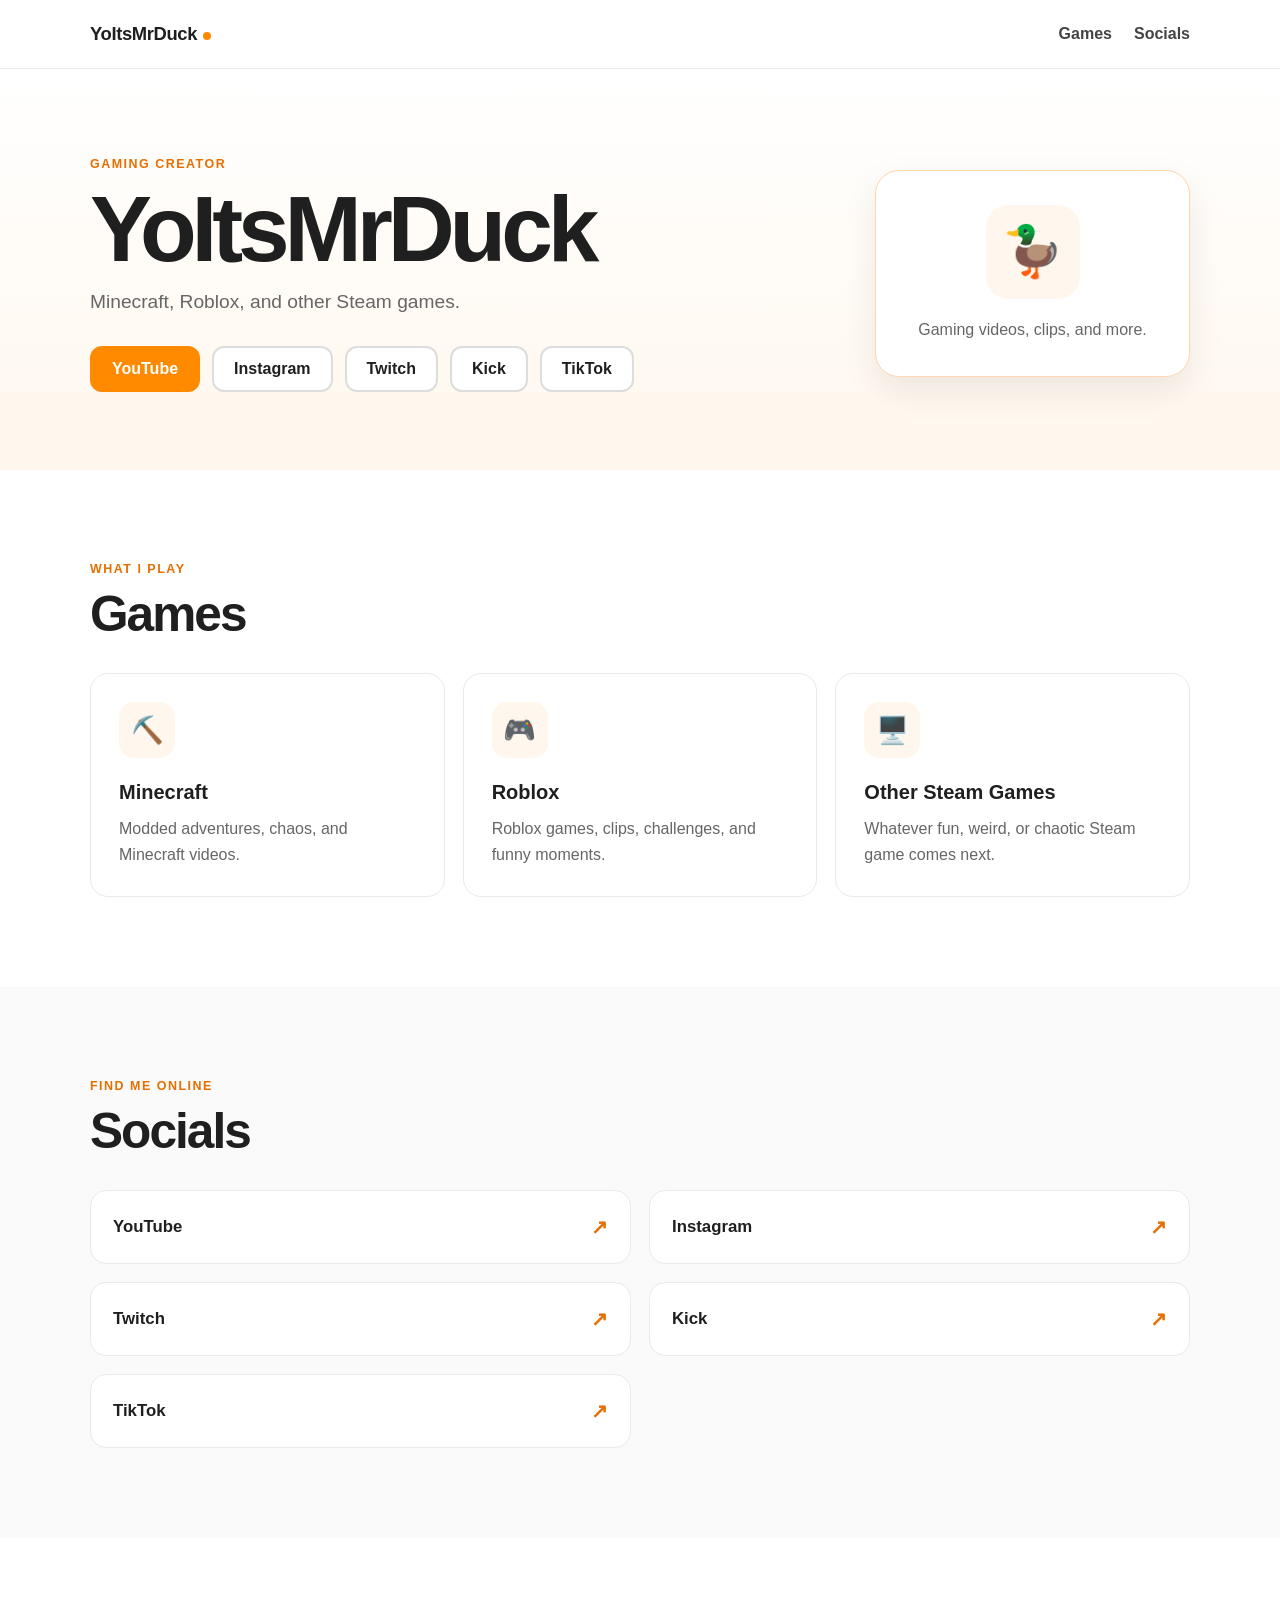
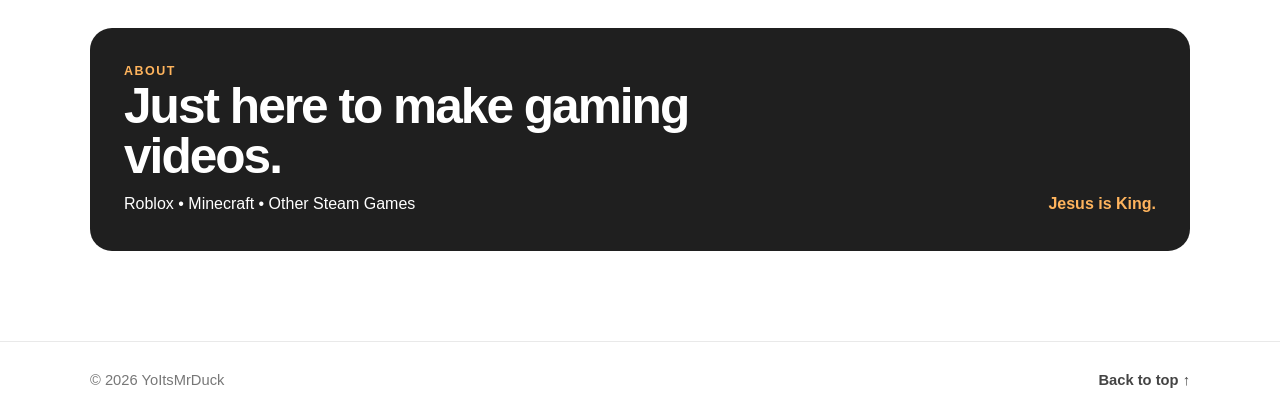
<file: index.html>
<!DOCTYPE html>
<html lang="en">
<head>
  <meta charset="UTF-8" />
  <meta name="viewport" content="width=device-width, initial-scale=1.0" />
  <meta name="description" content="YoItsMrDuck — Roblox, Minecraft, and gaming videos." />
  <title>YoItsMrDuck | Gaming Creator</title>
  <link rel="stylesheet" href="style.css" />
</head>
<body>
  <header class="site-header">
    <div class="container nav-wrap">
      <a class="brand" href="#top" aria-label="YoItsMrDuck home">YoItsMrDuck</a>
      <nav class="nav" aria-label="Main navigation">
        <a href="#games">Games</a>
        <a href="#socials">Socials</a>
      </nav>
    </div>
  </header>

  <main id="top">
    <section class="hero">
      <div class="container hero-inner">
        <div>
          <p class="eyebrow">GAMING CREATOR</p>
          <h1>YoItsMrDuck</h1>
          <p class="hero-text">Minecraft, Roblox, and other Steam games.</p>
          <div class="hero-actions">
            <a class="button button-primary" href="https://www.youtube.com/@YoItsMrDuck" target="_blank" rel="noopener">YouTube</a>
            <a class="button button-secondary" href="https://www.instagram.com/yoitsmrduck/" target="_blank" rel="noopener">Instagram</a>
            <a class="button button-secondary" href="https://www.twitch.tv/yoitsmrduckyt" target="_blank" rel="noopener">Twitch</a>
            <a class="button button-secondary" href="https://kick.com/yoitsmrduckyt" target="_blank" rel="noopener">Kick</a>
            <a class="button button-secondary" href="https://www.tiktok.com/@yoitsmrduckyt" target="_blank" rel="noopener">TikTok</a>
          </div>
        </div>
        <div class="hero-card" aria-label="Quick info">
          <div class="duck-mark">🦆</div>
          <p>Gaming videos, clips, and more.</p>
        </div>
      </div>
    </section>

    <section class="section" id="games">
      <div class="container">
        <div class="section-heading">
          <p class="eyebrow">WHAT I PLAY</p>
          <h2>Games</h2>
        </div>
        <div class="game-grid">
          <article class="game-card">
            <div class="game-icon">⛏️</div>
            <h3>Minecraft</h3>
            <p>Modded adventures, chaos, and Minecraft videos.</p>
          </article>
          <article class="game-card">
            <div class="game-icon">🎮</div>
            <h3>Roblox</h3>
            <p>Roblox games, clips, challenges, and funny moments.</p>
          </article>
          <article class="game-card">
            <div class="game-icon">🖥️</div>
            <h3>Other Steam Games</h3>
            <p>Whatever fun, weird, or chaotic Steam game comes next.</p>
          </article>
        </div>
      </div>
    </section>

    <section class="section section-alt" id="socials">
      <div class="container">
        <div class="section-heading">
          <p class="eyebrow">FIND ME ONLINE</p>
          <h2>Socials</h2>
        </div>
        <div class="social-grid">
          <a class="social-card" href="https://www.youtube.com/@YoItsMrDuck" target="_blank" rel="noopener">
            <span>YouTube</span><span class="arrow">↗</span>
          </a>
          <a class="social-card" href="https://www.instagram.com/yoitsmrduck/" target="_blank" rel="noopener">
            <span>Instagram</span><span class="arrow">↗</span>
          </a>
          <a class="social-card" href="https://www.twitch.tv/yoitsmrduckyt" target="_blank" rel="noopener">
            <span>Twitch</span><span class="arrow">↗</span>
          </a>
          <a class="social-card" href="https://kick.com/yoitsmrduckyt" target="_blank" rel="noopener">
            <span>Kick</span><span class="arrow">↗</span>
          </a>
          <a class="social-card" href="https://www.tiktok.com/@yoitsmrduckyt" target="_blank" rel="noopener">
            <span>TikTok</span><span class="arrow">↗</span>
          </a>
        </div>
      </div>
    </section>

    <section class="section about">
      <div class="container about-box">
        <div>
          <p class="eyebrow">ABOUT</p>
          <h2>Just here to make gaming videos.</h2>
          <p>Roblox • Minecraft • Other Steam Games</p>
        </div>
        <p class="faith">Jesus is King.</p>
      </div>
    </section>
  </main>

  <footer class="site-footer">
    <div class="container footer-wrap">
      <span>© 2026 YoItsMrDuck</span>
      <a href="#top">Back to top ↑</a>
    </div>
  </footer>
</body>
</html>
</file>
<file: style.css>
:root {
  --orange: #ff8a00;
  --orange-dark: #e56f00;
  --ink: #1f1f1f;
  --muted: #666;
  --line: #e9e9e9;
  --soft: #fff7ed;
  --white: #ffffff;
  --shadow: 0 14px 35px rgba(0, 0, 0, 0.08);
}

* { box-sizing: border-box; }
html { scroll-behavior: smooth; }
body {
  margin: 0;
  font-family: Arial, Helvetica, sans-serif;
  color: var(--ink);
  background: var(--white);
  line-height: 1.6;
}
a { color: inherit; text-decoration: none; }
.container { width: min(1100px, calc(100% - 40px)); margin: 0 auto; }
.site-header {
  position: sticky; top: 0; z-index: 20;
  background: rgba(255,255,255,.94);
  border-bottom: 1px solid var(--line);
  backdrop-filter: blur(10px);
}
.nav-wrap, .footer-wrap {
  display: flex; align-items: center; justify-content: space-between; min-height: 68px;
}
.brand { font-weight: 900; font-size: 1.15rem; letter-spacing: -.02em; }
.brand::after {
  content: ""; display: inline-block; width: 8px; height: 8px; margin-left: 6px;
  border-radius: 50%; background: var(--orange);
}
.nav { display: flex; gap: 22px; font-weight: 700; color: #444; }
.nav a:hover, .footer-wrap a:hover { color: var(--orange-dark); }
.hero { background: linear-gradient(180deg, #fff 0%, var(--soft) 100%); padding: 86px 0 78px; }
.hero-inner { display: grid; grid-template-columns: 1.4fr .6fr; gap: 50px; align-items: center; }
.eyebrow { margin: 0 0 10px; color: var(--orange-dark); font-size: .78rem; font-weight: 900; letter-spacing: .12em; }
h1,h2,h3,p { margin-top: 0; }
h1 { margin-bottom: 14px; font-size: clamp(3rem, 8vw, 5.8rem); line-height: .95; letter-spacing: -.055em; }
h2 { margin-bottom: 18px; font-size: clamp(2rem,4vw,3.1rem); line-height: 1; letter-spacing: -.04em; }
.hero-text { max-width: 640px; margin-bottom: 28px; font-size: 1.2rem; color: var(--muted); }
.hero-actions { display: flex; flex-wrap: wrap; gap: 12px; }
.button {
  display: inline-flex; align-items: center; justify-content: center; min-height: 46px;
  padding: 0 20px; border-radius: 12px; font-weight: 800; border: 2px solid transparent;
  transition: transform .15s ease, box-shadow .15s ease, border-color .15s ease, background .15s ease;
}
.button:hover { transform: translateY(-2px); box-shadow: var(--shadow); }
.button-primary { color: #fff; background: var(--orange); }
.button-secondary { color: var(--ink); background: #fff; border-color: #ddd; }
.button-secondary:hover { border-color: #ffc27c; background: #fffaf4; }
.hero-card { padding: 34px; border: 1px solid #ffd6ad; border-radius: 24px; background: #fff; box-shadow: var(--shadow); text-align: center; }
.duck-mark { display: inline-grid; place-items: center; width: 94px; height: 94px; margin-bottom: 18px; border-radius: 22px; background: var(--soft); font-size: 3.1rem; }
.hero-card p { margin-bottom: 0; color: var(--muted); }
.section { padding: 90px 0; }
.section-alt { background: #fafafa; }
.section-heading { margin-bottom: 34px; }
.game-grid, .social-grid { display: grid; gap: 18px; }
.game-grid { grid-template-columns: repeat(3,1fr); }
.game-card { padding: 28px; border: 1px solid var(--line); border-radius: 18px; background: #fff; transition: transform .15s ease, border-color .15s ease, box-shadow .15s ease; }
.game-card:hover { transform: translateY(-4px); border-color: #ffc27c; box-shadow: var(--shadow); }
.game-icon { display: grid; place-items: center; width: 56px; height: 56px; margin-bottom: 18px; border-radius: 15px; background: var(--soft); font-size: 1.65rem; }
.game-card h3 { margin-bottom: 8px; font-size: 1.25rem; }
.game-card p { margin-bottom: 0; color: var(--muted); }
.social-grid { grid-template-columns: repeat(2,1fr); }
.social-card { display: flex; justify-content: space-between; align-items: center; padding: 20px 22px; border: 1px solid var(--line); border-radius: 16px; background: #fff; font-size: 1.05rem; font-weight: 800; transition: transform .15s ease, border-color .15s ease, box-shadow .15s ease; }
.social-card:hover { transform: translateY(-3px); border-color: var(--orange); box-shadow: 0 10px 25px rgba(255,138,0,.1); }
.arrow { color: var(--orange-dark); font-size: 1.25rem; }
.about-box { display: flex; justify-content: space-between; align-items: end; gap: 30px; padding: 34px; border-radius: 22px; background: var(--ink); color: #fff; }
.about-box h2 { margin-bottom: 10px; max-width: 670px; }
.about-box p { margin-bottom: 0; }
.about-box .eyebrow { color: #ffb45d; }
.faith { white-space: nowrap; font-weight: 800; color: #ffb45d; }
.site-footer { border-top: 1px solid var(--line); background: #fff; color: #777; }
.footer-wrap { min-height: 78px; font-size: .92rem; }
.footer-wrap a { font-weight: 700; color: #444; }
@media (max-width: 820px) {
  .hero-inner, .game-grid, .social-grid { grid-template-columns: 1fr; }
  .hero-inner { gap: 30px; }
  .hero-card { max-width: 420px; }
  .about-box { align-items: flex-start; flex-direction: column; }
}
@media (max-width: 560px) {
  .container { width: min(100% - 28px, 1100px); }
  .nav { gap: 14px; font-size: .92rem; }
  .hero { padding-top: 62px; }
  .section { padding: 66px 0; }
  .footer-wrap { gap: 12px; align-items: flex-start; flex-direction: column; justify-content: center; padding: 16px 0; }
}
</file>
